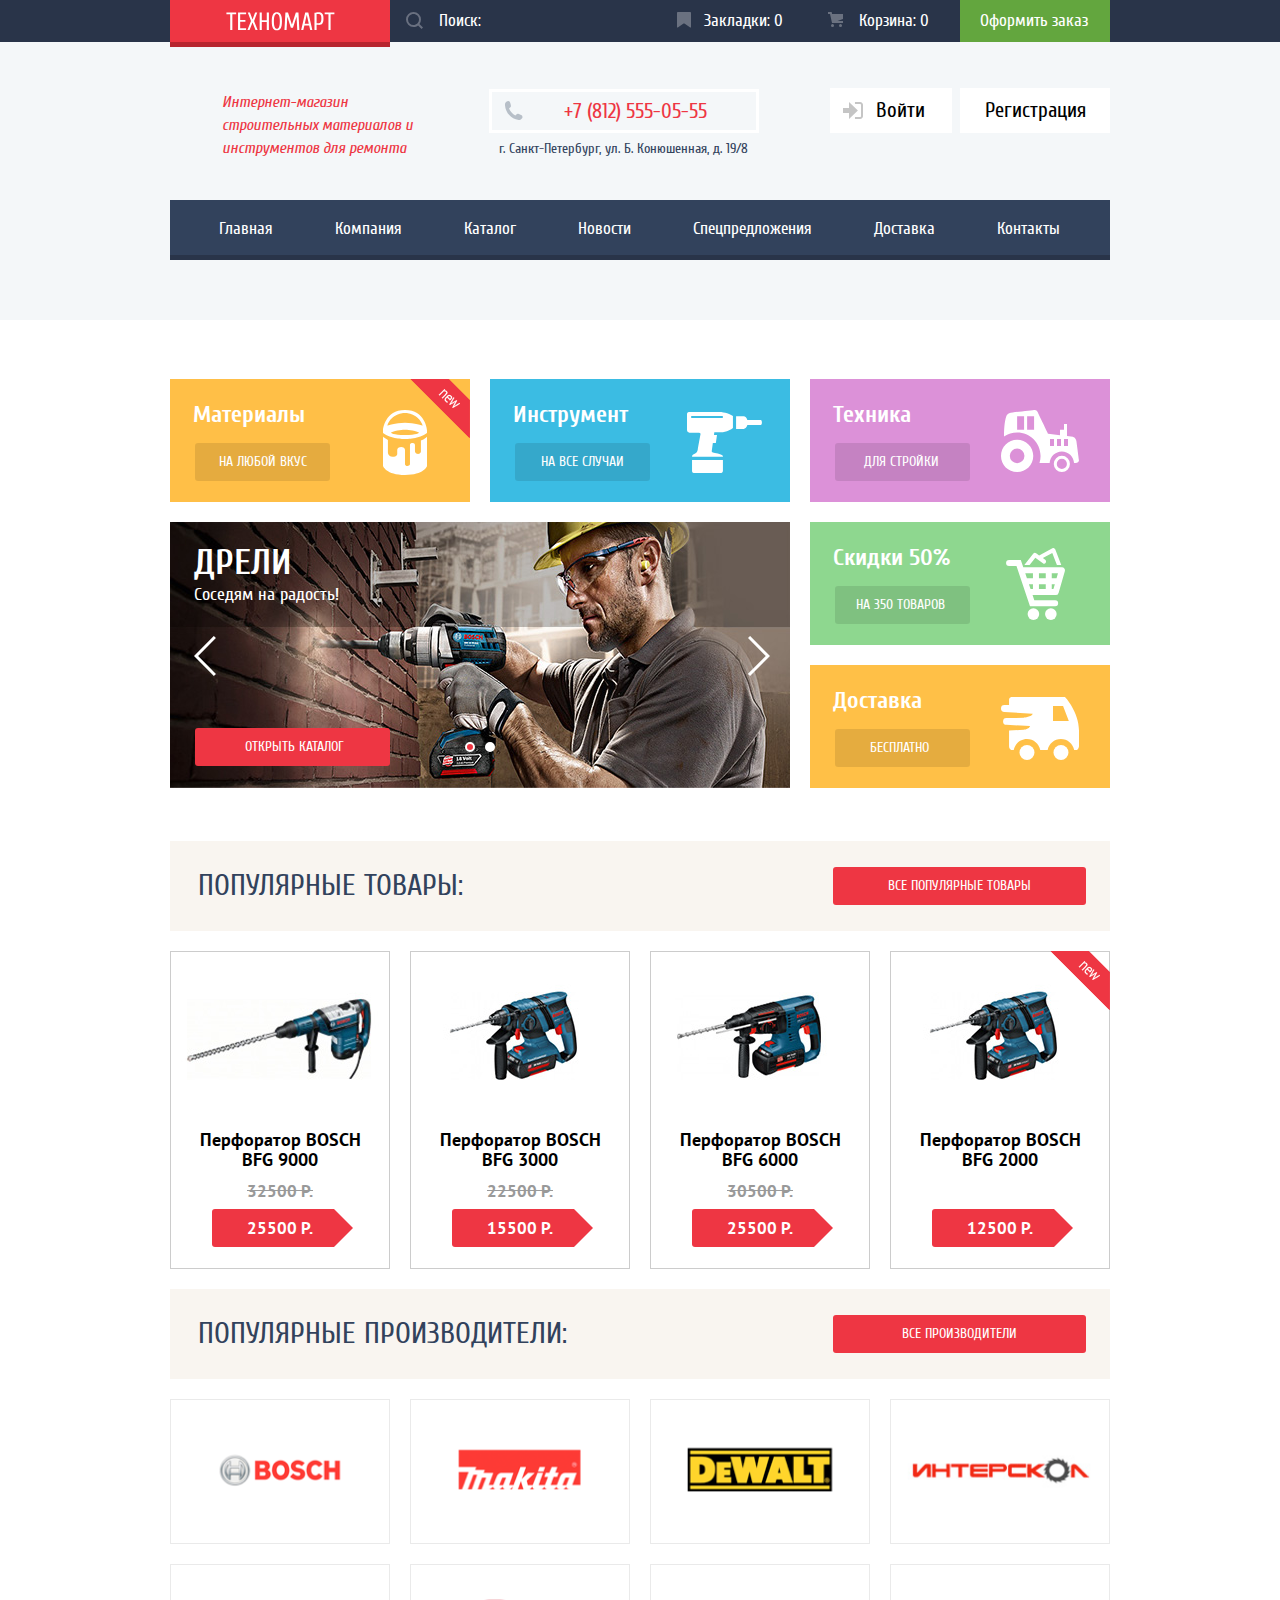
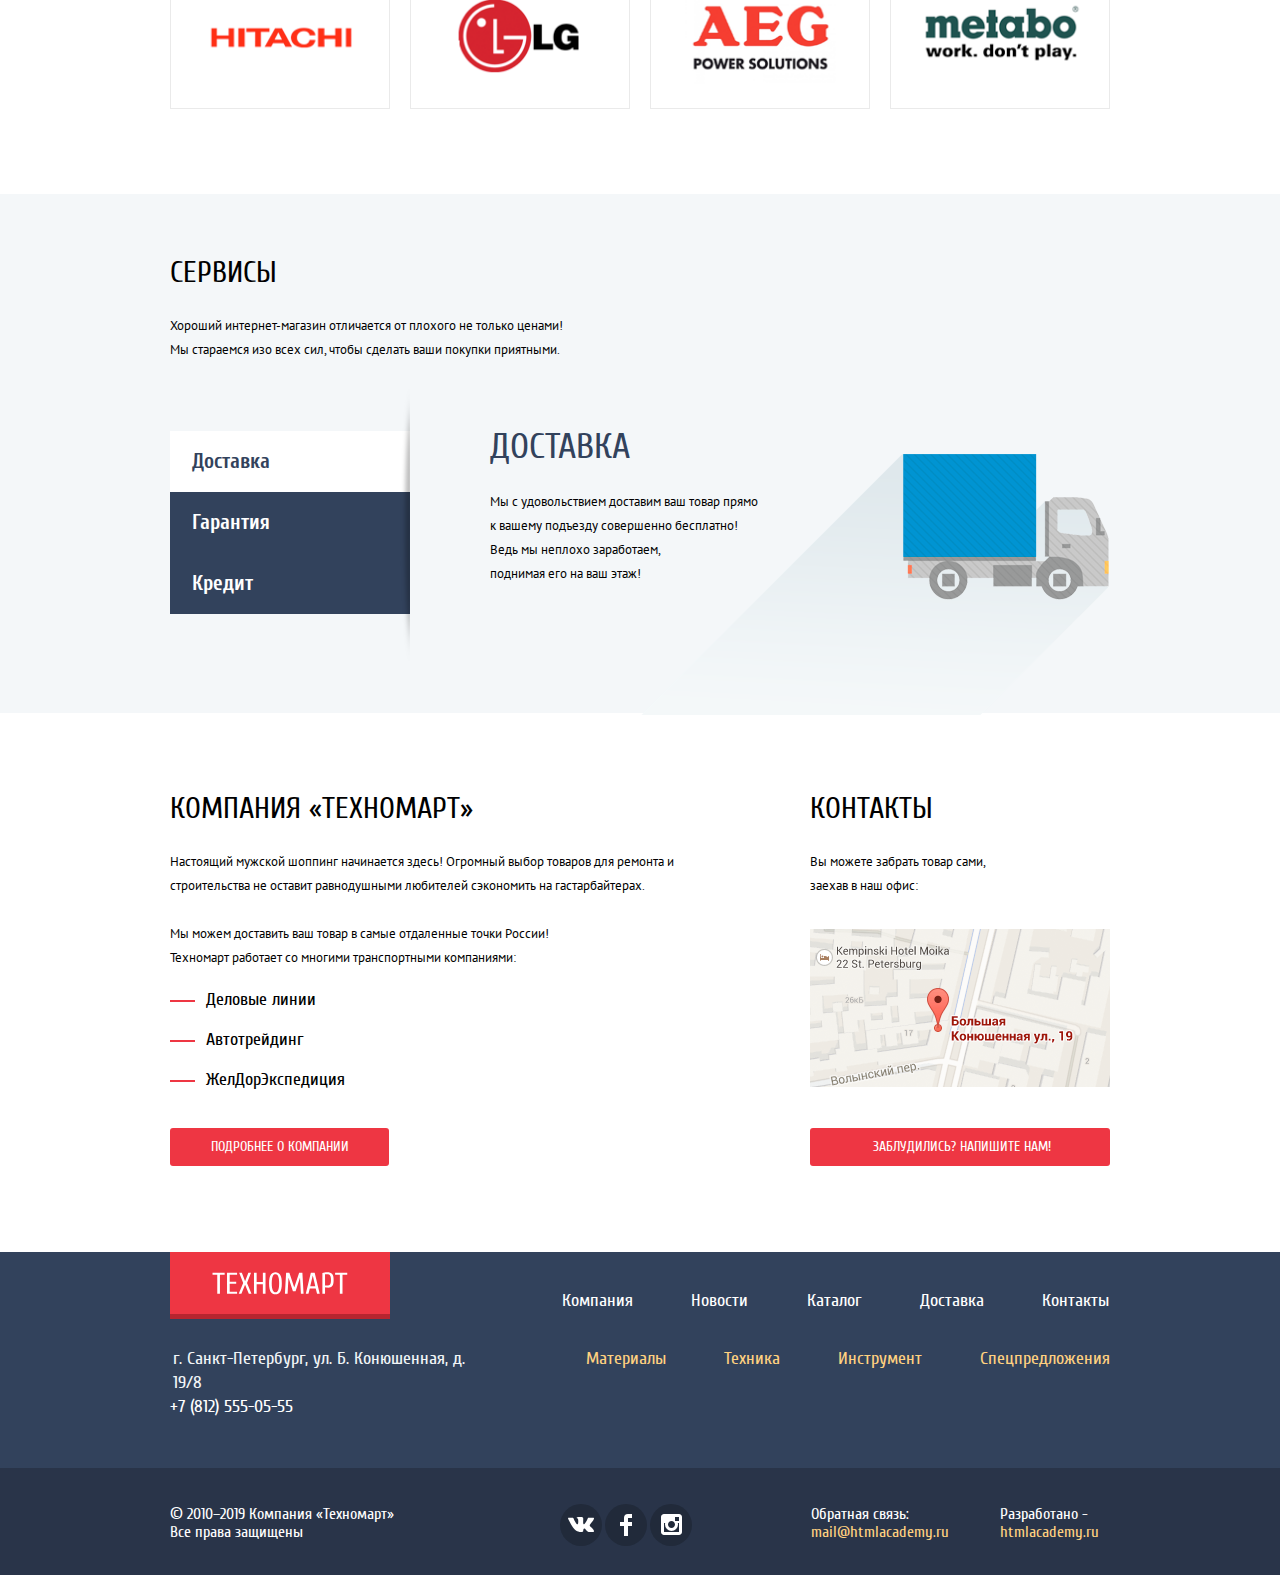
<file: index.html>
<!DOCTYPE html>
<html lang="ru">
<head>
  <meta charset="utf-8">
  <title>HTML Academy: Техномарт</title>
  <link href="css/normalize.css" rel="stylesheet">
  <link href="css/minstyle.css" rel="stylesheet">
</head>
<body>
<header class="header">
  <div class="header-menu">
    <div class="menu-container container">
      <a class="header-logo">
        <img src="img/logo-technomart.svg" width="109" height="19" alt="Логотип Техномарт">
      </a>
      <form class="search" action="#" method="post">
        <label for="search" aria-label="Поиск"></label>
        <input type="text" id="search" name="search" placeholder="Поиск:" class="search-input">
        <button type="submit" aria-label="Найти" class="search-button" tabindex="-1">
          <svg xmlns="http://www.w3.org/2000/svg" width="17" height="17" viewBox="0 0 17 17">
            <path fill="#697080"
                  d="M17 15.586l-3.542-3.542A7.465 7.465 0 0 0 15 7.5 7.5 7.5 0 1 0 7.5 15c1.71 0 3.282-.579 4.544-1.542L15.586 17 17 15.586zM2 7.5C2 4.467 4.467 2 7.5 2 10.532 2 13 4.467 13 7.5c0 3.032-2.468 5.5-5.5 5.5A5.506 5.506 0 0 1 2 7.5z"/>
          </svg>
        </button>
      </form>
      <ul class="order-links">
        <li class="order-links-item">
          <a class="links-optional link-bookmarks" href="#">Закладки: 0</a>
        </li>
        <li class="order-links-item">
          <a class="links-optional link-cart" href="#">Корзина: 0</a>
        </li>
        <li><a class="order" href="#">Оформить заказ</a></li>
      </ul>
    </div>
  </div>
  <div class="header-info container">
    <p class="about-shop">Интернет-магазин  строительных материалов и  инструментов для ремонта</p>
    <address class="header-address">
      <a href="tel:+78125550555">+7 (812) 555-05-55</a>
      <span>г. Санкт-Петербург, ул. Б. Конюшенная, д. 19/8</span>
    </address>
    <div class="account-buttons">
      <a class="account-button login" href="#">Войти</a>
      <a class="account-button registration" href="#">Регистрация</a>
    </div>
  </div>
  <nav class="container">
    <ul class="header-navigation">
      <li><a href="index.html">Главная</a></li>
      <li><a href="#">Компания</a></li>
      <li><a href="catalog.html">Каталог</a></li>
      <li><a href="#">Новости</a></li>
      <li><a href="#">Спецпредложения</a></li>
      <li><a href="#">Доставка</a></li>
      <li><a href="#">Контакты</a></li>
    </ul>
  </nav>
</header>
<main>
  <h1 hidden>Техномарт</h1>
  <section class="promo container">
    <h2 hidden>Ссылки на разделы сайта</h2>
    <ul class="promo-block products">
      <li class="materials">
        <div class="flag flag-new">Новинка</div>
        <p>Материалы</p>
        <a href="#">На любой вкус</a>
      </li>
      <li class="instruments">
        <p>Инструмент</p>
        <a href="#">На все случаи</a>
      </li>
      <li class="technics">
        <p>Техника</p>
        <a href="#">Для стройки</a>
      </li>
    </ul>
    <div class="second-row">
      <input class="visually-hidden" type="radio" id="item-1" name="toggle" checked>
      <input class="visually-hidden" type="radio" id="item-2" name="toggle">
      <div class="slider">
        <ul>
          <li class="slide" id="slide1">
            <figure>
              <img src="img/slide-image1.jpg" width="620" height="266" alt="Дрели">
              <figcaption>
                <p class="slider-name">Дрели</p>
                <p class="slider-slogan">Соседям на радость!</p>
              </figcaption>
            </figure>
            <a href="catalog.html">Открыть каталог</a>
          </li>
          <li class="slide" id="slide2">
            <figure>
              <img src="img/slide-image2.jpg" width="620" height="266" alt="Дрели">
              <figcaption>
                <p class="slider-name">Перфораторы</p>
                <p class="slider-slogan">Настоящие мужские игрушки</p>
              </figcaption>
            </figure>
            <a href="catalog.html">Открыть каталог</a>
          </li>
        </ul>
        <div class="slider-controls">
          <label class="control-left" for="item-1">Первый слайд</label>
          <label class="control-right" for="item-2">Второй слайд</label>
        </div>
        <div class="slider-buttons">
          <label class="button-back" for="item-1">Назад</label>
          <label class="button-forward" for="item-2">Вперед</label>
        </div>
      </div>
      <ul class="promo-block service">
        <li class="sales">
          <p>Скидки 50%</p>
          <a href="#">На 350 товаров</a>
        </li>
        <li class="delivery">
          <p>Доставка</p>
          <a href="#">Бесплатно</a>
        </li>
      </ul>
    </div>
  </section>
  <section class="container">
    <div class="section-header">
      <h2>Популярные товары:</h2>
      <a href="#">Все популярные товары</a>
    </div>
    <ul class="index-items">
      <li class="catalog-item">
        <p class="item-actions">
          <a href="#" class="buy-button">Купить</a>
          <a href="#" class="add-bookmarks">В закладки</a>
        </p>
        <div class="item-image">
          <img src="img/item4.jpg" width="218" height="170" alt="Перфоратор BOSCH  BFG 9000">
        </div>
        <p class="item-name">
          <a href="#">Перфоратор BOSCH BFG 9000</a>
        </p>
        <p class="item-discount">32500 Р.</p>
        <p class="item-price">25500 Р.</p>
      </li>
      <li class="catalog-item">
        <p class="item-actions">
          <a href="#" class="buy-button">Купить</a>
          <a href="#" class="add-bookmarks">В закладки</a>
        </p>
        <div class="item-image">
          <img src="img/item1.jpg" width="218" height="170" alt="Перфоратор BOSCH  BFG 3000">
        </div>
        <p class="item-name">
          <a href="#">Перфоратор BOSCH BFG 3000</a>
        </p>
        <p class="item-discount">22500 Р.</p>
        <p class="item-price">15500 Р.</p>
      </li>
      <li class="catalog-item">
        <p class="item-actions">
          <a href="#" class="buy-button">Купить</a>
          <a href="#" class="add-bookmarks">В закладки</a>
        </p>
        <div class="item-image">
          <img src="img/item2.jpg" width="218" height="170" alt="Перфоратор BOSCH  BFG 6000">
        </div>
        <p class="item-name">
          <a href="#">Перфоратор BOSCH BFG 6000</a>
        </p>
        <p class="item-discount">30500 Р.</p>
        <p class="item-price">25500 Р.</p>
      </li>
      <li class="catalog-item">
        <div class="flag flag-new">новинка</div>
        <p class="item-actions">
          <a href="#" class="buy-button">Купить</a>
          <a href="#" class="add-bookmarks">В закладки</a>
        </p>
        <div class="item-image">
          <img src="img/item3.jpg" width="218" height="170" alt="Перфоратор BOSCH  BFG 2000">
        </div>
        <p class="item-name">
          <a href="#">Перфоратор BOSCH BFG 2000</a>
        </p>
        <p class="item-discount"></p>
        <p class="item-price">12500 Р.</p>
      </li>
    </ul>
  </section>
  <section class="container">
    <div class="section-header">
      <h2>Популярные производители:</h2>
      <a href="#">Все производители</a>
    </div>
    <ul class="popular-makers">
      <li>
        <a href="#">
          <img src="img/bosch.png" width="220" height="145" alt="Bosch">
        </a>
      </li>
      <li>
        <a href="#">
          <img src="img/makita.png" width="220" height="145" alt="Makita">
        </a>
      </li>
      <li>
        <a href="#">
          <img src="img/dewalt.png" width="220" height="145" alt="Dewalt">
        </a>
      </li>
      <li>
        <a href="#">
          <img src="img/interskol.png" width="220" height="145" alt="Интерскол">
        </a>
      </li>
      <li>
        <a href="#">
          <img src="img/hitachi.png" width="220" height="145" alt="Hitachi">
        </a>
      </li>
      <li>
        <a href="#">
          <img src="img/lg.png" width="220" height="145" alt="Lg">
        </a>
      </li>
      <li>
        <a href="#">
          <img src="img/aeg.png" width="220" height="145" alt="Aeg">
        </a>
      </li>
      <li>
        <a href="#">
          <img src="img/metabo.png" width="220" height="145" alt="Metabo">
        </a>
      </li>
    </ul>
  </section>
  <section class="services-section">
    <div class="container">
      <h2>Сервисы</h2>
      <p class="services-slogan">
        Хороший интернет-магазин отличается от плохого не только ценами!
        Мы стараемся изо всех сил, чтобы сделать ваши покупки приятными.
      </p>
      <div class="services-description">
        <input class="visually-hidden" type="radio" id="delivery" name="description-toggle" checked>
        <input class="visually-hidden" type="radio" id="guarantee" name="description-toggle">
        <input class="visually-hidden" type="radio" id="credit" name="description-toggle">
        <ul class="services-list">
          <li>
            <label class="description-button" for="delivery" id="label-delivery">Доставка</label>
          </li>
          <li>
            <label class="description-button" for="guarantee" id="label-guarantee">Гарантия</label>
          </li>
          <li>
            <label class="description-button" for="credit" id="label-credit">Кредит</label>
          </li>
        </ul>
        <div class="descriptions">
          <dl class="item-description" id="description-delivery">
            <dt class="description-header">Доставка</dt>
            <dd class="description-delivery-text">
              Мы с удовольствием доставим ваш товар прямо<br>
              к вашему подъезду совершенно бесплатно!
              Ведь мы неплохо заработаем,<br>
              поднимая его на ваш этаж!
            </dd>
          </dl>
          <dl class="item-description" id="description-guarantee">
            <dt class="description-header">Гарантия</dt>
            <dd class="description-guarantee-text">
              Если купленный у нас товар поломается или заискрит,<br>
              а также в случае пожара, спровоцированного его возгоранием,
              вы всегда можете быть уверены в нашей гарантии. Мы обменяем
              сгоревший товар на новый.<br>
              Дом уж восстановите как-нибудь сами.
            </dd>
          </dl>
          <dl class="item-description" id="description-credit">
            <dt class="description-header">Кредит</dt>
            <dd class="description-credit-text">
              <p>
                Залезть в долговую яму стало проще!<br>
                Кредитные консультанты придут вам на помощь.
              </p>
              <a href="#">Отправить заявку</a>
            </dd>
          </dl>
        </div>
      </div>
    </div>
  </section>
  <div class="two-sections container">
    <section class="about">
      <h2>Компания «Техномарт»</h2>
      <p>
        Настоящий мужской шоппинг начинается здесь! Огромный выбор товаров для ремонта и строительства не оставит
        равнодушными любителей сэкономить на гастарбайтерах.
      </p>
      <p>
        Мы можем доставить ваш товар в самые отдаленные точки России!
        Техномарт работает со многими транспортными компаниями:
      </p>
      <ul>
        <li>Деловые линии</li>
        <li>Автотрейдинг</li>
        <li>ЖелДорЭкспедиция</li>
      </ul>
      <a href="#">Подробнее о компании</a>
    </section>
    <section class="contacts">
      <h2>Контакты</h2>
      <p>Вы можете забрать товар сами, заехав в наш офис:</p>
      <a class="map-link" href="#">
        <img src="img/map.png" width="300" height="158" alt="Карта на которой отмечен наш офис">
      </a>
      <a class="contacts-link" href="#">
        Заблудились? Напишите нам!
      </a>
    </section>
  </div>
</main>
<footer class="footer">
  <div class="footer-navigation container">
    <div class="footer-top">
      <a class="footer-logo">
        <img src="img/logo-technomart.svg" width="138" height="23" alt="Логотип Техномарт">
      </a>
      <ul class="top-links">
        <li><a href="#">Компания</a></li>
        <li><a href="#">Новости</a></li>
        <li><a href="catalog.html">Каталог</a></li>
        <li><a href="#">Доставка</a></li>
        <li><a href="#">Контакты</a></li>
      </ul>
    </div>
    <div class="footer-bottom">
      <address class="footer-address">
        <p>г. Санкт-Петербург, ул. Б. Конюшенная, д. 19/8 </p>
        <a href="tel:+7812555-05-55">+7 (812) 555-05-55</a>
      </address>
      <ul class="bottom-links">
        <li><a href="#">Материалы</a></li>
        <li><a href="#">Техника</a></li>
        <li><a href="#">Инструмент</a></li>
        <li><a href="#">Спецпредложения</a></li>
      </ul>
    </div>
  </div>
  <div class="footer-contacts">
    <div class="contacts-container container">
      <p class="copyright">© 2010–2019 Компания «Техномарт» Все права защищены</p>
      <ul class="social-links">
        <li>
          <a class="social-link" href="#" aria-label="Вконтакте">
            <svg xmlns="http://www.w3.org/2000/svg" width="26" height="15" viewBox="0 0 26 15">
              <path fill="#FFF"
                    d="M16.138 11.51c.956-.309 2.18 2.04 3.483 2.939.978.681 1.727.534 1.727.534l3.473-.05s1.815-.112.957-1.554c-.071-.12-.503-1.069-2.585-3.022-2.177-2.043-1.882-1.712.739-5.244 1.597-2.153 2.236-3.468 2.036-4.028-.192-.539-1.365-.399-1.365-.399L20.69.713c-.381.001-.704.119-.851.515-.003.004-.621 1.666-1.445 3.079-1.741 2.989-2.436 3.148-2.724 2.961-.661-.433-.494-1.737-.494-2.664 0-2.897.432-4.105-.846-4.417-.427-.104-.739-.172-1.828-.182-1.392-.021-2.574 0-3.244.329-.445.223-.786.712-.579.74.26.035.843.16 1.155.586.401.552.389 1.789.389 1.789s.229 3.411-.54 3.834c-.528.29-1.25-.302-2.803-3.016-.793-1.388-1.392-2.922-1.392-2.922s-.116-.285-.326-.441c-.25-.185-.6-.244-.6-.244L.848.684S.29.7.085.946c-.182.218-.015.668-.015.668s2.909 6.881 6.203 10.347c3.02 3.182 6.452 2.971 6.452 2.971h1.555s.469-.054.709-.312c.224-.24.214-.691.214-.691s-.031-2.109.935-2.419z"/>
            </svg>
          </a>
        </li>
        <li>
          <a class="social-link" href="#" aria-label="Фейсбук">
            <svg xmlns="http://www.w3.org/2000/svg" width="12" height="22" viewBox="0 0 12 22">
              <path fill="#FFF" d="M12 4V0H8a4 4 0 0 0-4 4v4H0v4h4v10h4V12h4V8H8V4h4z"/>
            </svg>
          </a>
        </li>
        <li>
          <a class="social-link" href="#" aria-label="Инстаграм">
            <svg xmlns="http://www.w3.org/2000/svg" width="21" height="21" viewBox="0 0 21 21">
              <path fill="#FFF"
                    d="M18 0H3C1.35 0 0 1.35 0 3v15c0 1.65 1.35 3 3 3h15c1.65 0 3-1.35 3-3V3c0-1.65-1.35-3-3-3zm-7.5 7c1.93 0 3.5 1.57 3.5 3.5S12.43 14 10.5 14 7 12.43 7 10.5 8.57 7 10.5 7zM18 18H3V9h1.181A6.504 6.504 0 0 0 4 10.5a6.5 6.5 0 1 0 13 0 6.45 6.45 0 0 0-.181-1.5H18v9zm0-11h-4V3h4v4z"/>
            </svg>
          </a>
        </li>
      </ul>
      <div class="feedback">
        <p>Обратная связь:</p>
        <a href="mailto:mail@htmlacademy.ru">mail@htmlacademy.ru</a>
      </div>
      <div class="author">
        <p>Разработано -</p>
        <a href="https://htmlacademy.ru/intensive/htmlcss">htmlacademy.ru</a>
      </div>
    </div>
  </div>
</footer>
<section class="modal modal-message">
  <form method="get"
        action="https://echo.htmlacademy.ru">
    <div class="modal-line"></div>
    <h2 hidden>Сообщение</h2>
    <button class="close-button" type="button" aria-label="Закрыть">
      <svg enable-background="new 0 0 21 21" height="21" viewBox="0 0 21 21" width="21"
           xmlns="http://www.w3.org/2000/svg">
        <path
          d="m13.273 10.5 7.422-7.422c.389-.389.389-1.025 0-1.414l-1.359-1.359c-.389-.389-1.025-.389-1.414 0l-7.422 7.422-7.422-7.422c-.389-.389-1.025-.389-1.414 0l-1.359 1.359c-.389.389-.389 1.025 0 1.414l7.422 7.422-7.421 7.422c-.389.389-.389 1.025 0 1.414l1.359 1.359c.389.389 1.025.389 1.414 0l7.422-7.422 7.422 7.422c.389.389 1.025.389 1.414 0l1.359-1.359c.389-.389.389-1.025 0-1.414z"
          fill="#ee3643"/>
      </svg>
    </button>
    <div class="form-elements">
      <div class="top-line">
        <label class="top-input">Ваше имя:
          <input class="input-message message-name" type="text" name="message-name" id="message-name"
                 placeholder="Имя Фамилия">
        </label>
        <label class="top-input">Ваш e-mail:
          <input class="input-message message-email" type="email" name="message-email" id="message-email"
                 placeholder="email@example.com">
        </label>
      </div>
      <label class="bottom-input">Текст письма:
        <textarea class="input-message message-text" name="message-text" id="message-text" rows="5"
                  placeholder="В свободной форме"></textarea>
      </label>
    </div>
    <div class="button-area">
      <button class="button-submit" type="submit">Отправить</button>
    </div>
  </form>
</section>
<section class="modal modal-add-cart">
  <div class="modal-line"></div>
  <button class="close-button" type="button" aria-label="Закрыть">
    <svg enable-background="new 0 0 21 21" height="21" viewBox="0 0 21 21" width="21"
         xmlns="http://www.w3.org/2000/svg">
      <path
        d="m13.273 10.5 7.422-7.422c.389-.389.389-1.025 0-1.414l-1.359-1.359c-.389-.389-1.025-.389-1.414 0l-7.422 7.422-7.422-7.422c-.389-.389-1.025-.389-1.414 0l-1.359 1.359c-.389.389-.389 1.025 0 1.414l7.422 7.422-7.421 7.422c-.389.389-.389 1.025 0 1.414l1.359 1.359c.389.389 1.025.389 1.414 0l7.422-7.422 7.422 7.422c.389.389 1.025.389 1.414 0l1.359-1.359c.389-.389.389-1.025 0-1.414z"
        fill="#ee3643"/>
    </svg>
  </button>
  <h2>Товар добавлен в корзину</h2>
  <div class="buttons-back">
    <a class="issue-order" href="#">Оформить заказ</a>
    <button class="button-continue" type="button">Продолжить покупки</button>
  </div>
</section>
<section class="modal modal-map">
  <button class="map-close" type="button" aria-label="Закрыть">
    <svg enable-background="new 0 0 21 21" height="21" viewBox="0 0 21 21" width="21"
         xmlns="http://www.w3.org/2000/svg">
      <path
        d="m13.273 10.5 7.422-7.422c.389-.389.389-1.025 0-1.414l-1.359-1.359c-.389-.389-1.025-.389-1.414 0l-7.422 7.422-7.422-7.422c-.389-.389-1.025-.389-1.414 0l-1.359 1.359c-.389.389-.389 1.025 0 1.414l7.422 7.422-7.421 7.422c-.389.389-.389 1.025 0 1.414l1.359 1.359c.389.389 1.025.389 1.414 0l7.422-7.422 7.422 7.422c.389.389 1.025.389 1.414 0l1.359-1.359c.389-.389.389-1.025 0-1.414z"
        fill="#ee3643"/>
    </svg>
  </button>
  <h2 class="visually-hidden">Как до нас добраться</h2>
  <iframe class="map"
          src="https://www.google.com/maps/embed?pb=!1m18!1m12!1m3!1d1998.599104370521!2d30.32088925187736!3d59.93879418178727!2m3!1f0!2f0!3f0!3m2!1i1024!2i768!4f13.1!3m3!1m2!1s0x4696310fca5ba729%3A0xea9c53d4493c879f!2z0JHQvtC70YzRiNCw0Y8g0JrQvtC90Y7RiNC10L3QvdCw0Y8g0YPQuy4sIDE5LCDQodCw0L3QutGCLdCf0LXRgtC10YDQsdGD0YDQsywgMTkxMTg2!5e0!3m2!1sru!2sru!4v1570702841544!5m2!1sru!2sru"
          width="940" height="446"></iframe>
</section>
<script src="js/minscript.js"></script>
</body>
</html>
</file>
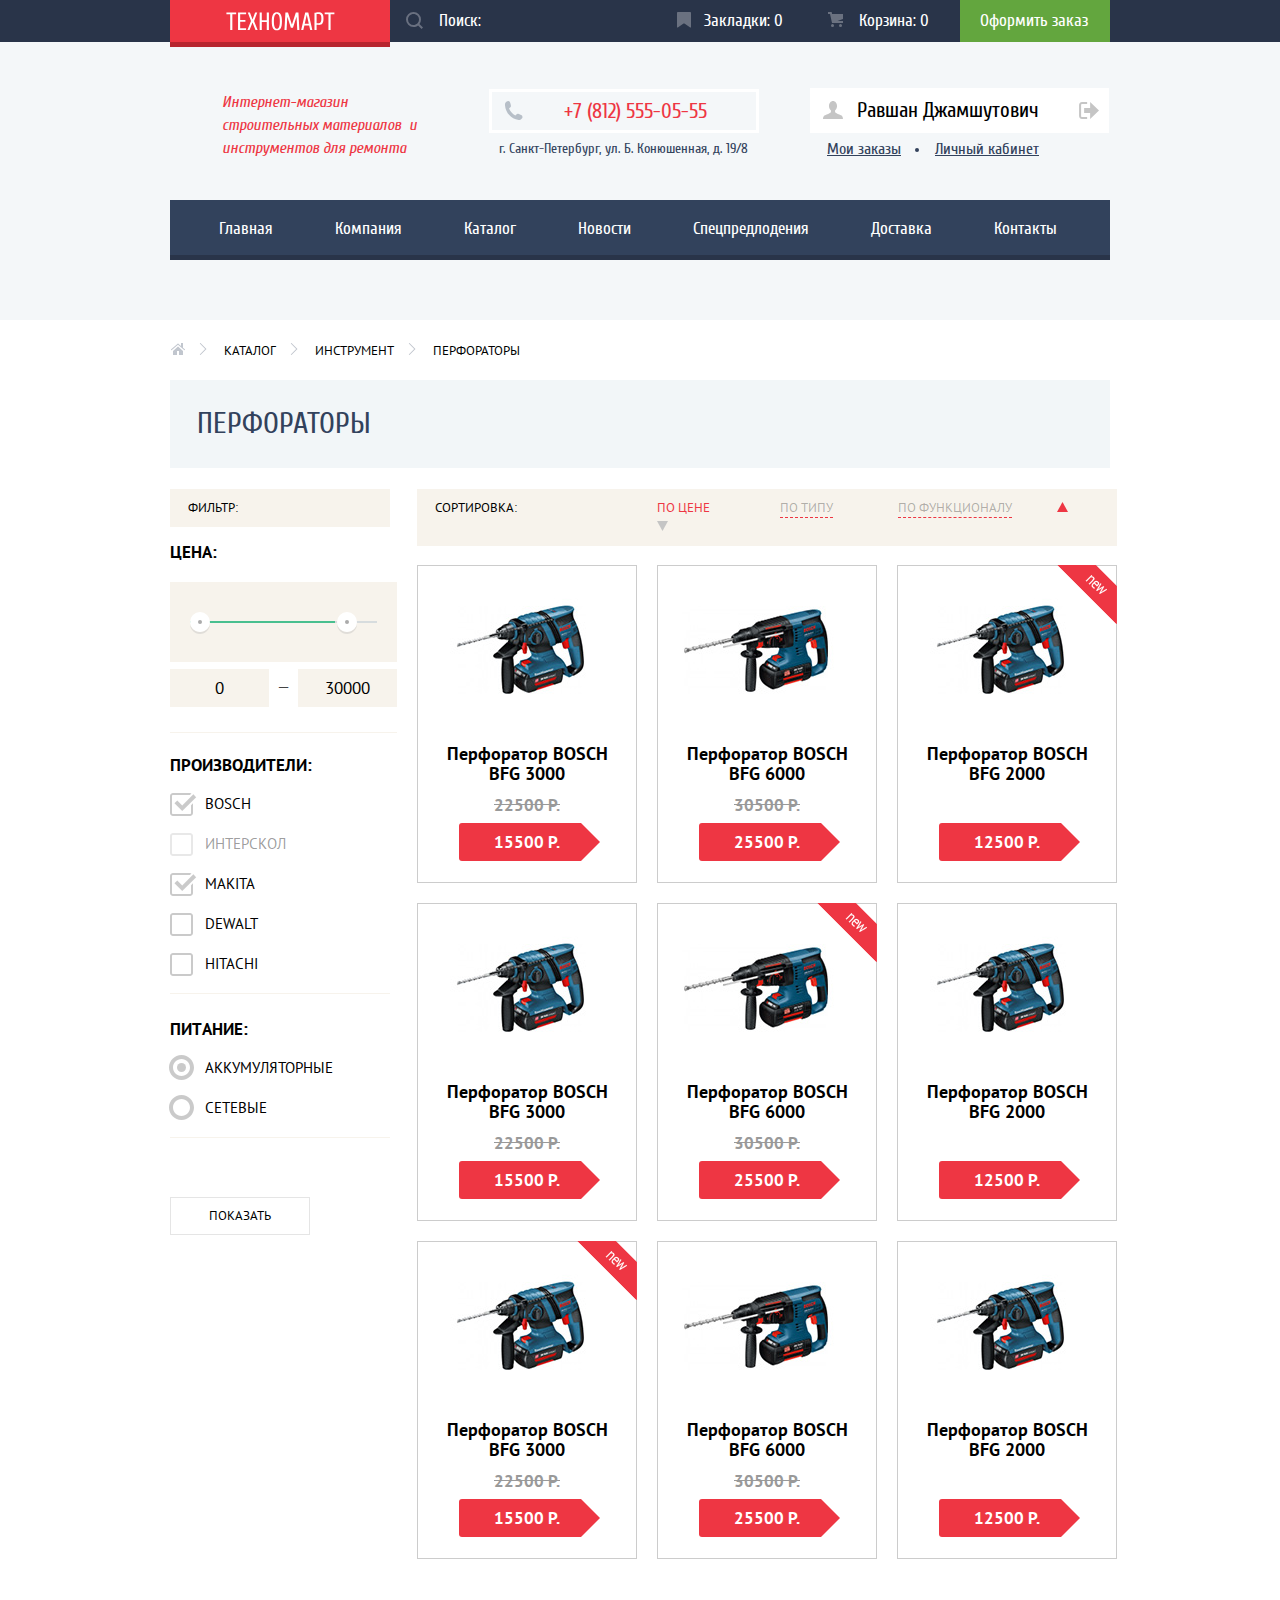
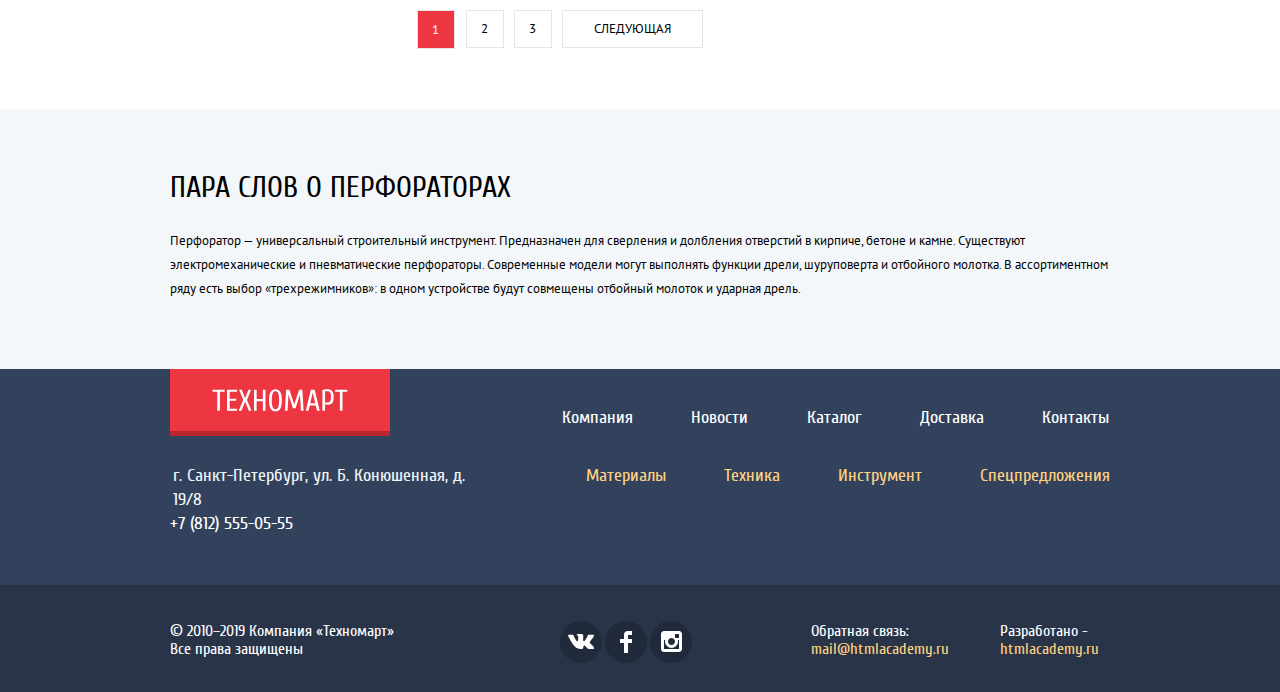
<file: catalog.html>
<!DOCTYPE html>
<html lang="ru">
<head>
  <meta charset="utf-8">
  <title>Каталог</title>
  <link href="css/normalize.css" rel="stylesheet">
  <link href="css/minstyle.css" rel="stylesheet">
</head>
<body>
<header class="header">
  <div class="header-menu">
    <div class="menu-container container">
      <a class="header-logo" href="index.html">
        <img src="img/logo-technomart.svg" width="109" height="19" alt="Логотип Техномарт">
      </a>
      <form class="search" action="#" method="post">
        <label for="search" aria-label="Поиск"></label>
        <input class="search-input" type="text" id="search" name="search" placeholder="Поиск:">
        <button class="search-button" type="submit" aria-label="Найти" tabindex="-1">
          <svg xmlns="http://www.w3.org/2000/svg" width="17" height="17" viewBox="0 0 17 17">
            <path fill="#697080"
                  d="M17 15.586l-3.542-3.542A7.465 7.465 0 0 0 15 7.5 7.5 7.5 0 1 0 7.5 15c1.71 0 3.282-.579 4.544-1.542L15.586 17 17 15.586zM2 7.5C2 4.467 4.467 2 7.5 2 10.532 2 13 4.467 13 7.5c0 3.032-2.468 5.5-5.5 5.5A5.506 5.506 0 0 1 2 7.5z"/>
          </svg>
        </button>
      </form>
      <ul class="order-links">
        <li class="order-links-item">
          <a class="links-optional link-bookmarks" href="#">Закладки: 0</a>
        </li>
        <li class="order-links-item">
          <a class="links-optional link-cart" href="#">Корзина: 0</a>
        </li>
        <li>
          <a class="order" href="#">Оформить заказ</a>
        </li>
      </ul>
    </div>
  </div>
  <div class="header-info container">
    <p class="about-shop">Интернет-магазин  строительных материалов  и инструментов для ремонта</p>
    <address class="header-address">
      <a href="tel:+78125550555">+7 (812) 555-05-55</a>
      <span>г. Санкт-Петербург, ул. Б. Конюшенная, д. 19/8</span>
    </address>
    <div class="profile">
      <div class="user-links">
        <a class="user" href="#">Равшан Джамшутович</a>
        <a class="exit" href="#" aria-label="Выйти">
          <svg xmlns="http://www.w3.org/2000/svg" width="21" height="17" viewBox="0 0 21 17">
            <g fill="#c5c5c5">
              <path fill="#c5c5c5" d="M21 8.5L12.125 0v6h-6v5h6v6z"/>
              <path fill="#c5c5c5"
                    d="M3.106 13.952V3.048c.018-.376.171-1.057 1.01-1.057h5.027V0H4.116C1.938 0 1.112 1.81 1.087 3.027v10.946C1.112 15.189 1.938 17 4.116 17h5.027v-1.99H4.116c-.839 0-.992-.683-1.01-1.058z"/>
            </g>
          </svg>
        </a>
      </div>
      <div class="profile-links">
        <a class="profile-link" href="#">Мои заказы</a>
        <a class="profile-link" href="#">Личный кабинет</a>
      </div>
    </div>
  </div>
  <nav class="container">
    <ul class="header-navigation">
      <li><a href="index.html">Главная</a></li>
      <li><a href="#">Компания</a></li>
      <li><a href="catalog.html">Каталог</a></li>
      <li><a href="#">Новости</a></li>
      <li><a href="#">Спецпредлодения</a></li>
      <li><a href="#">Доставка</a></li>
      <li><a href="#">Контакты</a></li>
    </ul>
  </nav>
</header>
<main>
  <ul class="breadcrumb container">
    <li>
      <a class="breadcrumb-link" href="index.html" aria-label="Главная">
        <svg xmlns="http://www.w3.org/2000/svg" width="15" height="12" viewBox="0 0 15 12">
          <g fill="#C1C6CE">
            <path d="M3 8v4h4V8h2v4h4V8L8 3.516z"/>
            <path
              d="M14.831 6.365L13 4.751V0h-2v2.987L8.332.635c-.02-.017-.043-.023-.064-.037a.465.465 0 0 0-.08-.047.551.551 0 0 0-.095-.024C8.062.521 8.032.515 8 .515c-.031 0-.061.006-.092.012a.46.46 0 0 0-.095.025c-.028.011-.053.029-.08.046-.021.014-.045.02-.064.037l-6.498 5.73a.501.501 0 0 0 .33.875.497.497 0 0 0 .331-.125L8 1.677l6.169 5.438a.501.501 0 0 0 .662-.75z"/>
          </g>
        </svg>
      </a>
    </li>
    <li><a class="breadcrumb-link" href="#">Каталог</a></li>
    <li><a class="breadcrumb-link" href="#">Инструмент</a></li>
    <li>Перфораторы</li>
  </ul>
  <div class="container">
    <h1 class="catalog-header">Перфораторы</h1>
  </div>
  <div class="two-columns container">
    <section class="filter">
      <h2>Фильтр:</h2>
      <form method="get"
            action="https://echo.htmlacademy.ru">
        <fieldset class="price-filter">
          <legend>Цена:</legend>
          <div class="range-controls">
            <div class="scale">
              <div class="bar"></div>
            </div>
            <button class="range-toggle toggle-min" type="button" aria-label="min-price">
              <svg xmlns="http://www.w3.org/2000/svg" width="20" height="23" viewBox="0 0 20 23">
                <path opacity=".3" fill="#ABABAB"
                      d="M10 20C4.477 20 0 15.522 0 10v2c0 5.522 4.477 10 10 10 5.522 0 10-4.478 10-10v-2c0 5.522-4.478 10-10 10z"/>
                <circle fill="#FFF" cx="10" cy="10" r="10"/>
                <circle fill="#ABABAB" cx="10" cy="10" r="2"/>
              </svg>
            </button>
            <button class="range-toggle toggle-max" type="button" aria-label="max-price">
              <svg xmlns="http://www.w3.org/2000/svg" width="20" height="23" viewBox="0 0 20 23">
                <path opacity=".3" fill="#ABABAB"
                      d="M10 20C4.477 20 0 15.522 0 10v2c0 5.522 4.477 10 10 10 5.522 0 10-4.478 10-10v-2c0 5.522-4.478 10-10 10z"/>
                <circle fill="#FFF" cx="10" cy="10" r="10"/>
                <circle fill="#ABABAB" cx="10" cy="10" r="2"/>
              </svg>
            </button>
          </div>
          <div class="price-controls">
            <label aria-label="Цена от">
              <input class="input-price" type="text" id="min-price" name="min-price" value="0">
            </label>
            <span>&#8212;</span>
            <label aria-label="Цена до">
              <input class="input-price" type="text" id="max-price" name="min-price" value="30000">
            </label>
          </div>
        </fieldset>
        <fieldset class="makers-filter">
          <legend>Производители:</legend>
          <p>
            <input class="input-maker visually-hidden" type="checkbox" id="maker-bosh" name="maker-bosh" checked>
            <label class="label-maker" for="maker-bosh">Bosch</label>
          </p>
          <p>
            <input class="input-maker visually-hidden" type="checkbox" id="maker-interscol" name="maker-interscol"
                   disabled>
            <label class="label-maker" for="maker-interscol">Интерскол</label>
          </p>
          <p>
            <input class="input-maker visually-hidden" type="checkbox" id="maker-makita" name="maker-makita" checked>
            <label class="label-maker" for="maker-makita">Makita</label>
          </p>
          <p>
            <input class="input-maker visually-hidden" type="checkbox" id="maker-dewalt" name="maker-dewalt">
            <label class="label-maker" for="maker-dewalt">Dewalt</label>
          </p>
          <p>
            <input class="input-maker visually-hidden" type="checkbox" id="maker-hitachi" name="maker-hitachi">
            <label class="label-maker" for="maker-hitachi">Hitachi</label>
          </p>
        </fieldset>
        <fieldset class="power-filter">
          <legend>Питание:</legend>
          <p>
            <input class="input-power visually-hidden" type="radio" id="accumulator" name="power" value="accumulator"
                   checked>
            <label class="label-power" for="accumulator">Аккумуляторные</label>
          </p>
          <p>
            <input class="input-power visually-hidden" type="radio" id="network" name="power" value="network">
            <label class="label-power" for="network">Сетевые</label>
          </p>
        </fieldset>
        <button class="button-submit" type="submit">Показать</button>
      </form>
    </section>
    <section>
      <h2 hidden>Список товаров</h2>
      <div class="sorting">
        <h3>Сортировка:</h3>
        <div class="sorting-items">
          <a class="sorting-item sorting-active" href="#">По цене</a>
          <a class="sorting-item" href="#">По типу</a>
          <a class="sorting-item" href="#">По функционалу</a>
          <a class="sorting-type type-active " href="#" aria-label="По-убыванию цены">
            <svg xmlns="http://www.w3.org/2000/svg" width="11" height="10" viewBox="0 0 11 10">
              <path fill="#231F20" d="M5.5 0L0 10h11z"/>
            </svg>
          </a>
          <a class="sorting-type" href="#" aria-label="По-возрастанию цены">
            <svg xmlns="http://www.w3.org/2000/svg" width="11" height="10" viewBox="0 0 11 10">
              <path fill="#231F20" d="M5.5 10L0 0h11"/>
            </svg>
          </a>
        </div>
      </div>
      <ul class="catalog-items">
        <li class="catalog-item">
          <div class="item-actions">
            <a href="#" class="buy-button">Купить</a>
            <a href="#" class="add-bookmarks">В закладки</a>
          </div>
          <div class="item-image">
            <img src="img/item1.jpg" width="218" height="170" alt="Перфоратор BOSCH  BFG 3000">
          </div>
          <div class="item-name">
            <a href="#">Перфоратор BOSCH BFG 3000</a>
          </div>
          <div class="item-discount">22500 Р.</div>
          <div class="item-price">15500 Р.</div>
        </li>
        <li class="catalog-item">
          <div class="item-actions">
            <a href="#" class="buy-button">Купить</a>
            <a href="#" class="add-bookmarks">В закладки</a>
          </div>
          <div class="item-image">
            <img src="img/item2.jpg" width="218" height="170" alt="Перфоратор BOSCH  BFG 6000">
          </div>
          <div class="item-name">
            <a href="#">Перфоратор BOSCH BFG 6000</a>
          </div>
          <div class="item-discount">30500 Р.</div>
          <div class="item-price">25500 Р.</div>
        </li>
        <li class="catalog-item">
          <div class="flag flag-new">новинка</div>
          <div class="item-actions">
            <a href="#" class="buy-button">Купить</a>
            <a href="#" class="add-bookmarks">В закладки</a>
          </div>
          <div class="item-image">
            <img src="img/item3.jpg" width="218" height="170" alt="Перфоратор BOSCH  BFG 2000">
          </div>
          <div class="item-name">
            <a href="#">Перфоратор BOSCH BFG 2000</a>
          </div>
          <div class="item-discount"></div>
          <div class="item-price">12500 Р.</div>
        </li>
        <li class="catalog-item">
          <div class="item-actions">
            <a href="#" class="buy-button">Купить</a>
            <a href="#" class="add-bookmarks">В закладки</a>
          </div>
          <div class="item-image">
            <img src="img/item1.jpg" width="218" height="170" alt="Перфоратор BOSCH  BFG 3000">
          </div>
          <div class="item-name">
            <a href="#">Перфоратор BOSCH BFG 3000</a>
          </div>
          <div class="item-discount">22500 Р.</div>
          <div class="item-price">15500 Р.</div>
        </li>
        <li class="catalog-item">
          <div class="flag flag-new">новинка</div>
          <div class="item-actions">
            <a href="#" class="buy-button">Купить</a>
            <a href="#" class="add-bookmarks">В закладки</a>
          </div>
          <div class="item-image">
            <img src="img/item2.jpg" width="218" height="170" alt="Перфоратор BOSCH  BFG 6000">
          </div>
          <div class="item-name">
            <a href="#">Перфоратор BOSCH BFG 6000</a>
          </div>
          <div class="item-discount">30500 Р.</div>
          <div class="item-price">25500 Р.</div>
        </li>
        <li class="catalog-item">
          <div class="item-actions">
            <a href="#" class="buy-button">Купить</a>
            <a href="#" class="add-bookmarks">В закладки</a>
          </div>
          <div class="item-image">
            <img src="img/item3.jpg" width="218" height="170" alt="Перфоратор BOSCH  BFG 2000">
          </div>
          <div class="item-name">
            <a href="#">Перфоратор BOSCH BFG 2000</a>
          </div>
          <div class="item-discount"></div>
          <div class="item-price">12500 Р.</div>
        </li>
        <li class="catalog-item">
          <div class="flag flag-new">новинка</div>
          <div class="item-actions">
            <a href="#" class="buy-button">Купить</a>
            <a href="#" class="add-bookmarks">В закладки</a>
          </div>
          <div class="item-image">
            <img src="img/item1.jpg" width="218" height="170" alt="Перфоратор BOSCH  BFG 3000">
          </div>
          <div class="item-name">
            <a href="#">Перфоратор BOSCH BFG 3000</a>
          </div>
          <div class="item-discount">22500 Р.</div>
          <div class="item-price">15500 Р.</div>
        </li>
        <li class="catalog-item">
          <div class="item-actions">
            <a href="#" class="buy-button">Купить</a>
            <a href="#" class="add-bookmarks">В закладки</a>
          </div>
          <div class="item-image">
            <img src="img/item2.jpg" width="218" height="170" alt="Перфоратор BOSCH  BFG 6000">
          </div>
          <div class="item-name">
            <a href="#">Перфоратор BOSCH BFG 6000</a>
          </div>
          <div class="item-discount">30500 Р.</div>
          <div class="item-price">25500 Р.</div>
        </li>
        <li class="catalog-item">
          <div class="item-actions">
            <a href="#" class="buy-button">Купить</a>
            <a href="#" class="add-bookmarks">В закладки</a>
          </div>
          <div class="item-image">
            <img src="img/item3.jpg" width="218" height="170" alt="Перфоратор BOSCH  BFG 2000">
          </div>
          <div class="item-name">
            <a href="#">Перфоратор BOSCH BFG 2000</a>
          </div>
          <div class="item-discount"></div>
          <div class="item-price">12500 Р.</div>
        </li>
      </ul>
      <ul class="pagination">
        <li><a class="page-active">1</a></li>
        <li><a href="#">2</a></li>
        <li><a href="#">3</a></li>
        <li><a class="page-next" href="#">Следующая</a></li>
      </ul>
    </section>
  </div>
  <section class="item-about">
    <div class="container">
      <h2>Пара слов о перфораторах</h2>
      <p>
        Перфоратор — универсальный строительный инструмент. Предназначен для сверления и долбления отверстий в
        кирпиче, бетоне и камне.
        Существуют электромеханические и пневматические перфораторы. Современные модели могут выполнять функции дрели,
        шуруповерта и отбойного молотка. В ассортиментном ряду есть выбор «трехрежимников»: в одном устройстве будут
        совмещены отбойный молоток и ударная дрель.
      </p>
    </div>
  </section>
</main>
<footer class="footer">
  <div class="footer-navigation container">
    <div class="footer-top">
      <a class="footer-logo" href="index.html">
        <img src="img/logo-technomart.svg" width="138" height="23" alt="Логотип Техномарт">
      </a>
      <ul class="top-links">
        <li><a href="#">Компания</a></li>
        <li><a href="#">Новости</a></li>
        <li><a href="catalog.html">Каталог</a></li>
        <li><a href="#">Доставка</a></li>
        <li><a href="#">Контакты</a></li>
      </ul>
    </div>
    <div class="footer-bottom">
      <address class="footer-address">
        <p>г. Санкт-Петербург, ул. Б. Конюшенная, д. 19/8 </p>
        <a href="tel:+7812555-05-55">+7 (812) 555-05-55</a>
      </address>
      <ul class="bottom-links">
        <li><a href="#">Материалы</a></li>
        <li><a href="#">Техника</a></li>
        <li><a href="#">Инструмент</a></li>
        <li><a href="#">Спецпредложения</a></li>
      </ul>
    </div>
  </div>
  <div class="footer-contacts">
    <div class="contacts-container container">
      <p class="copyright">© 2010–2019 Компания «Техномарт» Все права защищены</p>
      <ul class="social-links">
        <li>
          <a class="social-link" href="#" aria-label="Вконтакте">
            <svg xmlns="http://www.w3.org/2000/svg" width="26" height="15" viewBox="0 0 26 15">
              <path fill="#FFF"
                    d="M16.138 11.51c.956-.309 2.18 2.04 3.483 2.939.978.681 1.727.534 1.727.534l3.473-.05s1.815-.112.957-1.554c-.071-.12-.503-1.069-2.585-3.022-2.177-2.043-1.882-1.712.739-5.244 1.597-2.153 2.236-3.468 2.036-4.028-.192-.539-1.365-.399-1.365-.399L20.69.713c-.381.001-.704.119-.851.515-.003.004-.621 1.666-1.445 3.079-1.741 2.989-2.436 3.148-2.724 2.961-.661-.433-.494-1.737-.494-2.664 0-2.897.432-4.105-.846-4.417-.427-.104-.739-.172-1.828-.182-1.392-.021-2.574 0-3.244.329-.445.223-.786.712-.579.74.26.035.843.16 1.155.586.401.552.389 1.789.389 1.789s.229 3.411-.54 3.834c-.528.29-1.25-.302-2.803-3.016-.793-1.388-1.392-2.922-1.392-2.922s-.116-.285-.326-.441c-.25-.185-.6-.244-.6-.244L.848.684S.29.7.085.946c-.182.218-.015.668-.015.668s2.909 6.881 6.203 10.347c3.02 3.182 6.452 2.971 6.452 2.971h1.555s.469-.054.709-.312c.224-.24.214-.691.214-.691s-.031-2.109.935-2.419z"/>
            </svg>
          </a>
        </li>
        <li>
          <a class="social-link" href="#" aria-label="Фейсбук">
            <svg xmlns="http://www.w3.org/2000/svg" width="12" height="22" viewBox="0 0 12 22">
              <path fill="#FFF" d="M12 4V0H8a4 4 0 0 0-4 4v4H0v4h4v10h4V12h4V8H8V4h4z"/>
            </svg>
          </a>
        </li>
        <li>
          <a class="social-link" href="#" aria-label="Инстаграм">
            <svg xmlns="http://www.w3.org/2000/svg" width="21" height="21" viewBox="0 0 21 21">
              <path fill="#FFF"
                    d="M18 0H3C1.35 0 0 1.35 0 3v15c0 1.65 1.35 3 3 3h15c1.65 0 3-1.35 3-3V3c0-1.65-1.35-3-3-3zm-7.5 7c1.93 0 3.5 1.57 3.5 3.5S12.43 14 10.5 14 7 12.43 7 10.5 8.57 7 10.5 7zM18 18H3V9h1.181A6.504 6.504 0 0 0 4 10.5a6.5 6.5 0 1 0 13 0 6.45 6.45 0 0 0-.181-1.5H18v9zm0-11h-4V3h4v4z"/>
            </svg>
          </a>
        </li>
      </ul>
      <div class="feedback">
        <p>Обратная связь:</p>
        <a href="mailto:mail@htmlacademy.ru">mail@htmlacademy.ru</a>
      </div>
      <div class="author">
        <p>Разработано -</p>
        <a href="https://htmlacademy.ru/intensive/htmlcss">htmlacademy.ru</a>
      </div>
    </div>
  </div>
</footer>
<section class="modal modal-add-cart">
  <div class="modal-line"></div>
  <button class="close-button" type="button" aria-label="Закрыть">
    <svg enable-background="new 0 0 21 21" height="21" viewBox="0 0 21 21" width="21"
         xmlns="http://www.w3.org/2000/svg">
      <path
        d="m13.273 10.5 7.422-7.422c.389-.389.389-1.025 0-1.414l-1.359-1.359c-.389-.389-1.025-.389-1.414 0l-7.422 7.422-7.422-7.422c-.389-.389-1.025-.389-1.414 0l-1.359 1.359c-.389.389-.389 1.025 0 1.414l7.422 7.422-7.421 7.422c-.389.389-.389 1.025 0 1.414l1.359 1.359c.389.389 1.025.389 1.414 0l7.422-7.422 7.422 7.422c.389.389 1.025.389 1.414 0l1.359-1.359c.389-.389.389-1.025 0-1.414z"
        fill="#ee3643"/>
    </svg>
  </button>
  <h2>Товар добавлен в корзину</h2>
  <div class="buttons-back">
    <a class="issue-order" href="#">Оформить заказ</a>
    <button class="button-continue" type="button">Продолжить покупки</button>
  </div>
</section>
<script src="js/minscript.js"></script>
</body>
</html>
</file>
<file: css/minstyle.css>
@font-face{font-family:"Cuprum";font-style:normal;font-weight:400;src:local("Cuprum Regular"),local(Cuprum-Regular),url(../fonts/cuprum-v11-latin_cyrillic-regular.woff2) format("woff2"),url(../fonts/cuprum-v11-latin_cyrillic-regular.woff) format("woff")}@font-face{font-family:"Cuprum";font-style:italic;font-weight:400;src:local("Cuprum Italic"),local(Cuprum-Italic),url(../fonts/cuprum-v11-latin_cyrillic-italic.woff2) format("woff2"),url(../fonts/cuprum-v11-latin_cyrillic-italic.woff) format("woff")}@font-face{font-family:"Cuprum";font-style:normal;font-weight:700;src:local("Cuprum Bold"),local(Cuprum-Bold),url(../fonts/cuprum-v11-latin_cyrillic-700.woff2) format("woff2"),url(../fonts/cuprum-v11-latin_cyrillic-700.woff) format("woff")}@font-face{font-family:"PT Sans";font-style:normal;font-weight:400;src:local("PT Sans"),local(PTSans-Regular),url(../fonts/pt-sans-v11-latin_cyrillic-regular.woff2) format("woff2"),url(../fonts/pt-sans-v11-latin_cyrillic-regular.woff) format("woff")}@font-face{font-family:"PT Sans";font-style:normal;font-weight:700;src:local("PT Sans Bold"),local(PTSans-Bold),url(../fonts/pt-sans-v11-latin_cyrillic-700.woff2) format("woff2"),url(../fonts/pt-sans-v11-latin_cyrillic-700.woff) format("woff")}body{font-size:13px;line-height:24px;color:#000;font-family:"PT Sans","Arial",sans-serif;min-width:960px;margin:0;padding:0}img{max-width:100%;height:auto}.container{width:940px;margin:0 auto;padding:0 10px}.header{font-family:"Cuprum","Arial",sans-serif;background-color:#f4f7f9;display:flex;flex-direction:column}.header-menu{background-color:#293449}.header-menu a{text-decoration:none;color:#fff}.menu-container{display:flex;justify-content:space-between}.header-logo{background-color:#ee3643;display:flex;width:220px;box-shadow:0 5px 0 0 #B7252F}.header-logo:hover,.header-logo:focus{background-color:#ca2c37;outline:none}.header-logo:active{background-color:#ba2732}.header-logo img{width:109px;height:19px;margin:auto}.search{display:flex}.search .search-input{font-size:17px;line-height:18px;background-color:transparent;width:221px;padding:12px 0;border:#293449;outline:none}.search-input:hover{background-color:#212a3a}.search-input:hover + .search-button{background-color:#212a3a}.search-input:hover + .search-button path{fill:#fff}.search-input:focus{background-color:#fff;border:#fff;outline:none}.search-input:focus + .search-button{background-color:#fff}.search-input:focus + .search-button path{fill:#ee3643}.search-input::placeholder{font-size:17px;line-height:18px;color:#fff}.search-button{background-color:#293449;display:flex;order:-1;padding:12px 16px 13px;border:0;outline:none}.search-button:hover{cursor:pointer}.order-links{list-style-type:none;display:flex;flex-wrap:wrap;align-items:center;margin:0;padding:0}.order-links a{font-size:17px;line-height:18px;display:block;padding:12px 12px 12px 20px}.order-links .links-optional{-webkit-box-sizing:border-box;-moz-box-sizing:border-box;box-sizing:border-box;width:150px;position:relative}.order-links .link-bookmarks{padding-left:44px}.order-links .link-cart{padding-left:49px}.links-optional:hover,.links-optional:focus{background-color:#212a3a;outline:none}.links-optional:active{background-color:#161d29;color:rgba(255,255,255,0.6)}.links-optional.full{background-color:#ee3643}.links-optional.full:hover,.links-optional.full:focus{background-color:#ca2c37;outline:none}.links-optional.full:active{background-color:#ba2732}.order-links-item:nth-child(1) .links-optional::before{content:"";position:absolute;top:29%;left:17px;width:14px;height:16px;background-image:url(../img/icon-bookmark.svg);background-repeat:no-repeat;background-position:0 0;opacity:.3}.order-links-item:nth-child(2) .links-optional::before{content:"";position:absolute;top:29%;left:18px;width:15px;height:15px;background-image:url(../img/icon-cart.svg);background-repeat:no-repeat;background-position:0 0;opacity:.3}.order-links-item .links-optional:hover::before,.order-links-item .links-optional:focus::before{opacity:1}.order-links-item .links-optional:active:before{opacity:.3}.order{background-color:#63a63e;-webkit-box-sizing:border-box;-moz-box-sizing:border-box;box-sizing:border-box;width:150px;padding-left:20px}.order:hover,.order:focus{background-color:#5fbb2d;outline:none}.order:active{background-color:#518534;color:rgba(255,255,255,0.5)}.header-info{display:flex;flex-wrap:wrap;margin-bottom:24px}.header-info .about-shop{font-size:16px;font-style:italic;line-height:23px;color:#ee3643;width:196px;margin-top:49px;margin-right:71px;margin-left:52px}.header-address{font-style:normal;display:flex;flex-direction:column;width:270px;margin-top:47px}.header-address a{font-size:21px;line-height:21px;text-decoration:none;color:#ee3643;position:relative;margin-bottom:4px;padding:9px 25px 8px 72px;border:solid 3px #fff}.header-address a::before{content:"";position:absolute;top:9px;left:12px;width:19px;height:19px;background-image:url(../img/icon-phone.svg);background-repeat:no-repeat;background-position:0 0}.header-address span{font-size:14px;letter-spacing:normal;color:#32425c;padding-left:10px}.account-buttons{display:flex;flex-wrap:wrap;justify-content:space-between;align-items:flex-start;width:280px;margin-top:46px;margin-left:71px}.account-button{font-size:21px;line-height:21px;text-decoration:none;color:#000;background-color:#fff;max-width:150px;padding-top:12px;padding-bottom:12px}.account-button:hover,.account-button:focus{color:#ee3643;outline:none}.account-button.login{position:relative;-webkit-box-sizing:border-box;-moz-box-sizing:border-box;box-sizing:border-box;padding-left:46px;padding-right:27px;margin-bottom:10px}.account-button.login:hover::before{background-image:url(../img/icon-login-blue.svg)}.account-button.login:active::before{background-image:url(../img/icon-login.svg)}.account-button.registration{text-align:center;width:150px;margin-bottom:10px}.account-button.login::before{content:"";position:absolute;top:14px;left:13px;width:20px;height:17px;background-image:url(../img/icon-login.svg);background-repeat:no-repeat;background-position:0 0}.account-button:active{color:rgba(0,0,0,0.3)}.profile{width:299px;margin-top:46px;margin-left:51px}.user-links{display:flex;justify-content:space-between;align-items:center;background-color:#fff;margin-top:0;margin-bottom:7px;width:100%}.user-links .user{font-size:21px;line-height:21px;font-style:normal;text-decoration:none;position:relative;outline:none;color:#000;padding:12px 35px 12px 47px}.user-links .user::before{content:"";position:absolute;top:13px;left:13px;width:20px;height:18px;background-image:url(../img/icon-user.svg);background-repeat:no-repeat;background-position:0 0}.user-links .user:active{color:rgba(0,0,0,0.3)}.user-links .user:hover::before,.user-links .user:focus::before{content:"";position:absolute;top:13px;left:13px;width:44px;height:65px;background-image:url(../img/icon-user-blue.svg);background-repeat:no-repeat;background-position:0 0}.user-links .user:active::before{content:"";position:absolute;top:13px;left:13px;width:44px;height:65px;background-image:url(../img/icon-user.svg);background-repeat:no-repeat;background-position:0 0}.user-links .exit{padding-right:10px;height:17px;outline:none}.exit:hover path,.exit:focus path{fill:#293449}.exit:active path{fill:#c5c5c5}.profile-links{display:flex}.profile-links .profile-link{font-size:16px;line-height:18px;color:#32425c;margin-left:17px}.profile-link:first-child{margin-right:17px;position:relative}.profile-link:first-child::after{content:"";position:absolute;top:8px;right:-18px;width:4px;height:4px;background-color:#32425c;border-radius:3px}.profile-link:hover,.profile-link:focus{color:#ee3643;outline:none}.profile-link:active{color:rgba(50,66,92,0.3)}.header-navigation{font-size:17px;line-height:17px;color:#fff;background-color:#32425c;list-style:none;display:flex;flex-wrap:wrap;justify-content:flex-start;align-items:center;margin-top:0;margin-bottom:60px;padding-left:18px;padding-right:18px;box-shadow:inset 0 -5px 0 0 #293449}.header-navigation a{text-decoration:none;color:#fff;display:block;padding:20px 31px 23px}.header-navigation a:hover,.header-navigation a:focus{background-color:#293449;outline:none}.header-navigation a:active{background-color:#1d2739;color:rgba(255,255,255,0.5)}.promo{font-family:"Cuprum","Arial",sans-serif;display:flex;flex-direction:column;margin-top:59px;margin-bottom:53px}.promo-block.products{display:flex;justify-content:space-between;margin-top:0;margin-bottom:20px;padding:0}.promo-block li{list-style-type:none;display:flex;flex-direction:column;align-items:flex-start;width:300px}.promo-block p{font-size:24px;font-weight:700;line-height:30px;color:#fff;width:150px;margin-top:21px;margin-bottom:13px;margin-left:23px}.promo-block a{font-size:14px;line-height:18px;text-decoration:none;text-transform:uppercase;color:#fff;background-color:rgba(0,0,0,0.1);-webkit-box-sizing:border-box;-moz-box-sizing:border-box;box-sizing:border-box;width:135px;margin-left:25px;margin-bottom:21px;padding:10px 15px 10px 24px;border-radius:3px}.promo-block a:hover,.promo-block a:focus{background-color:rgba(0,0,0,0.2);outline:none}.promo-block a:active{background-color:rgba(0,0,0,0.3)}.materials{background-color:#ffbf47;position:relative}.materials::after{content:"";position:absolute;top:31px;right:43px;width:44px;height:65px;background-image:url(../img/icon-1.svg);background-repeat:no-repeat;background-position:0 0}.materials .flag{position:absolute;top:0;right:0;width:60px;height:60px;text-indent:-1000px;overflow:hidden;z-index:20}.materials .flag-new{background:url(../img/new-flag.png) no-repeat 0 0}.instruments{background-color:#3bbce3;position:relative}.instruments a{padding-left:26px}.instruments::after{content:"";position:absolute;top:33px;right:28px;width:75px;height:61px;background-image:url(../img/icon-2.svg);background-repeat:no-repeat;background-position:0 0}.technics{background-color:#dc91d8;position:relative}.technics a{padding-left:29px}.technics::after{content:"";position:absolute;top:31px;right:31px;width:78px;height:62px;background-image:url(../img/icon-3.svg);background-repeat:no-repeat;background-position:0 0}.second-row{display:flex;align-items:flex-start}.promo-block.service{display:flex;flex-direction:column;justify-content:space-between;margin:0;padding:0}.sales{background-color:#8ed78f;position:relative;margin-bottom:20px}.sales a{padding-left:21px}.sales::after{content:"";position:absolute;top:26px;right:45px;width:59px;height:72px;background-image:url(../img/icon-4.svg);background-repeat:no-repeat;background-position:0 0}.delivery{background-color:#ffc047;position:relative}.delivery a{padding-left:35px}.delivery::after{content:"";position:absolute;top:32px;right:31px;width:78px;height:63px;background-image:url(../img/icon-5.svg);background-repeat:no-repeat;background-position:0 0}.slider ul{margin:0;padding:0}.slider{position:relative;margin:0;margin-right:20px}.slide{list-style-type:none;display:none;background-color:#695C54}#item-1:checked ~ .slider #slide1,#item-2:checked ~ .slider #slide2{display:block}.slide figure{display:flex;flex-direction:column;margin:0}.slide figcaption{color:#fff;position:absolute;top:23px;left:24px;padding-right:24px}.slider img{width:620px;height:266px;color:#fff}.slide .slider-name{font-size:36px;font-weight:700;line-height:36px;text-transform:uppercase;margin-top:0;margin-bottom:2px}.slide .slider-slogan{font-size:18px;margin:0}.slider a{font-size:14px;line-height:18px;text-transform:uppercase;text-decoration:none;color:#fff;background-color:#ee3643;position:absolute;bottom:22px;left:25px;-webkit-box-sizing:border-box;-moz-box-sizing:border-box;box-sizing:border-box;width:195px;padding:10px 45px 10px 50px;border-radius:3px}.slider a:hover,.slider a:focus{background-color:#ca2c37;outline:none}.slider a:active{background-color:#ba2732}.slider-controls{position:absolute;display:flex;bottom:36px;left:295px;z-index:20;font-size:0}.slider-controls label{width:6px;height:6px;margin-right:10px;background-color:#fff;border:2px solid #fff;border-radius:50%;cursor:pointer}#item-1:checked ~ .slider .control-left[for="item-1"],#item-2:checked ~ .slider .control-right[for="item-2"]{background-color:#ee3643}.slider-buttons{z-index:20;font-size:0}.slider-buttons .button-back{position:absolute;width:22px;height:40px;top:114px;left:24px;background-image:url(../img/icon-left.svg);background-repeat:no-repeat;background-position:0 0;cursor:pointer}.slider-buttons .button-forward{position:absolute;width:22px;height:40px;top:114px;right:20px;background-image:url(../img/icon-right.svg);background-repeat:no-repeat;background-position:0 0;cursor:pointer}.section-header{background-color:#f9f5f0;font-family:"Cuprum","Arial",sans-serif;display:flex;justify-content:space-between;align-items:center;margin-bottom:20px}.section-header h2{font-size:30px;line-height:30px;text-transform:uppercase;font-weight:400;color:#32425c;margin:30px 28px}.section-header a{font-size:14px;line-height:18px;text-transform:uppercase;text-decoration:none;text-align:center;color:#fff;background-color:#ee3643;-webkit-box-sizing:border-box;-moz-box-sizing:border-box;box-sizing:border-box;min-width:253px;max-width:253px;margin:25px 24px;padding:10px 35px;border-radius:3px}.section-header a:hover,.section-header a:focus{background-color:#ca2c37;outline:none}.section-header a:active{background-color:#ba2732}.popular-makers{display:flex;flex-wrap:wrap;justify-content:space-between;margin:0;margin-bottom:65px;padding:0}.popular-makers li{list-style-type:none;box-sizing:border-box;border:solid 1px #eaeaea;margin-bottom:20px;width:220px;height:145px}.popular-makers a{display:flex;justify-content:center;align-items:center;width:100%;height:100%}.popular-makers a:hover,.popular-makers a:focus{box-shadow:0 10px 25px 0 rgba(41,52,73,0.5);outline:none}.popular-makers a:active{box-shadow:0 4px 10px 0 rgba(41,52,73,0.5);opacity:.3}.services-section{background-color:#f4f7f9;margin-bottom:81px}.services-section h2{font-size:30px;line-height:30px;text-transform:uppercase;font-weight:400;font-family:"Cuprum","Arial",sans-serif;margin-top:0;margin-bottom:26px;padding-top:64px}.services-slogan{width:398px;margin:0}.services-description{display:flex;justify-content:left}.services-description dl{margin-top:2px;margin-bottom:0}.services-list{list-style:none;display:block;-webkit-box-sizing:border-box;-moz-box-sizing:border-box;box-sizing:border-box;min-width:240px;max-width:240px;margin-top:69px;margin-right:80px;margin-bottom:99px;padding:0;position:relative}.services-list::after{content:"";position:absolute;top:-46px;right:0;width:10px;height:279px;background-image:url(../img/shadow.png);background-repeat:no-repeat;background-position:0 0}#delivery:checked ~ .descriptions #description-delivery,#guarantee:checked ~ .descriptions #description-guarantee,#credit:checked ~ .descriptions #description-credit{display:block}#delivery:checked ~ .services-list .description-button[for="delivery"],#guarantee:checked ~ .services-list .description-button[for="guarantee"],#credit:checked ~ .services-list .description-button[for="credit"]{color:#32425c;background-color:#fff}.description-button{font-size:21px;font-weight:700;line-height:30px;text-align:left;font-family:"Cuprum","Arial",sans-serif;color:#fff;background-color:#32425c;display:block;-webkit-box-sizing:border-box;-moz-box-sizing:border-box;box-sizing:border-box;width:100%;padding:15px 22px 16px;border:0}.description-button:hover,.description-button:focus{color:#fff;background-color:#293449;outline:none}.description-button:active{background-color:#fff;color:#32425c}.item-description{display:none}.description-header{font-size:36px;line-height:36px;text-transform:uppercase;font-family:"Cuprum","Arial",sans-serif;color:#32425c;margin-top:67px;margin-bottom:25px}.description-delivery-text{min-width:275px;max-width:275px;margin-left:0;position:relative;z-index:5}.description-delivery-text::after{content:"";position:absolute;top:-36px;right:-344px;width:468px;height:261px;background-image:url(../img/delivery.png);background-repeat:no-repeat;background-position:0 0;z-index:-1}.description-guarantee-text{width:377px;margin-left:0;position:relative;z-index:5}.description-guarantee-text::after{content:"";position:absolute;top:-73px;right:-241px;width:389px;height:283px;background-image:url(../img/guarantee.png);background-repeat:no-repeat;background-position:0 0;z-index:-1}.description-credit-text{margin-left:0;position:relative;display:flex;flex-direction:column;margin-bottom:98px;z-index:5}.description-credit-text p{min-width:280px;max-width:280px;margin-top:0;margin-bottom:21px}.description-credit-text::after{content:"";position:absolute;top:-75px;right:-340px;width:465px;height:285px;background-image:url(../img/credit.png);background-repeat:no-repeat;background-position:0 0;z-index:-1}.description-credit-text a{font-size:14px;line-height:18px;text-transform:uppercase;text-decoration:none;font-family:"Cuprum","Arial",sans-serif;color:#fff;background-color:#ff5357;-webkit-box-sizing:border-box;-moz-box-sizing:border-box;box-sizing:border-box;width:195px;padding:10px 40px 11px 44px;border-radius:3px;z-index:5}.description-credit-text a:hover,.description-credit-text a:focus{background-color:#ca2c37;outline:none}.description-credit-text a:active{background-color:#ba2732}.two-sections{display:flex;justify-content:space-between;margin-bottom:86px}.about{display:flex;flex-direction:column;align-items:flex-start;max-width:519px;margin-right:121px}.about h2{font-size:30px;line-height:30px;text-transform:uppercase;font-weight:400;font-family:"Cuprum","Arial",sans-serif;margin-top:0;margin-bottom:26px}.about p{margin-top:0}.about p:nth-of-type(1){width:519px;margin-bottom:24px}.about p:nth-of-type(2){width:390px;margin-bottom:20px}.about ul{margin-top:0;margin-bottom:18px;padding-left:36px}.about li{list-style-type:none;font-size:18px;line-height:20px;font-family:"Cuprum","Arial",sans-serif;position:relative;margin-bottom:20px}.about li:before{content:"";position:absolute;top:10px;left:-36px;width:25px;height:2px;background-color:#ee3643}.about a{font-size:14px;line-height:18px;text-transform:uppercase;text-decoration:none;font-family:"Cuprum","Arial",sans-serif;color:#fff;background-color:#ee3643;padding:10px 40px 10px 41px;border-radius:3px}.about a:hover,.about a:focus{background-color:#ca2c37;outline:none}.about a:active{background-color:#ba2732}.contacts{display:flex;flex-direction:column;align-items:flex-start}.contacts h2{font-size:30px;line-height:30px;text-transform:uppercase;font-weight:400;font-family:"Cuprum","Arial",sans-serif;margin-top:0;margin-bottom:26px}.contacts p{line-height:24px;width:179px;margin-top:0;margin-bottom:31px}.contacts .map-link{width:300px;height:158px;margin-bottom:41px}.contacts .contacts-link{font-size:14px;line-height:18px;text-transform:uppercase;text-decoration:none;text-align:center;font-family:"Cuprum","Arial",sans-serif;color:#fff;background-color:#ee3643;-webkit-box-sizing:border-box;-moz-box-sizing:border-box;box-sizing:border-box;width:300px;padding:10px 40px 10px 44px;border-radius:3px}.contacts .contacts-link:hover,.contacts .contacts-link:focus{background-color:#ca2c37;outline:none}.contacts .contacts-link:active{background-color:#ba2732}.breadcrumb{line-height:18px;text-transform:uppercase;list-style-type:none;display:flex;flex-wrap:wrap;justify-content:left;margin-top:22px;margin-bottom:10px;padding:0}.breadcrumb .breadcrumb-link{text-decoration:none;color:#000;display:block;position:relative;margin-right:39px;margin-bottom:10px}.breadcrumb .breadcrumb-link::before{content:"";position:absolute;top:1px;right:-22px;width:8px;height:12px;background-image:url(../img/icon-right-small.svg);background-repeat:no-repeat;background-position:0 0}.breadcrumb-link:hover path,.breadcrumb-link:focus path{fill:#b5b5b5}.breadcrumb-link:active path{fill:rgba(50,66,92,0.3)}.breadcrumb .breadcrumb-link:hover,.breadcrumb .breadcrumb-link:focus{text-decoration:underline;outline:none}.breadcrumb .breadcrumb-link:active{color:rgba(50,66,92,0.3);text-decoration:none}.catalog-header{font-size:30px;font-weight:400;line-height:30px;text-transform:uppercase;font-family:"Cuprum","Arial",sans-serif;color:#32425c;background-color:#f2f6f8;margin-top:0;margin-bottom:21px;padding:29px 27px}.filter h2{font-size:13px;line-height:18px;text-transform:uppercase;font-weight:400;background-color:#f7f3ec;-webkit-box-sizing:border-box;-moz-box-sizing:border-box;box-sizing:border-box;width:220px;padding:10px 18px;margin-top:0;margin-bottom:10px}.two-columns{display:flex}.filter{margin-right:20px}.price-filter{width:220px;border-top:0;border-right:0;border-bottom:1px solid #f7f3ec;border-left:0;margin:0 0 17px;padding:0}.price-filter .input-price{font-size:17px;line-height:18px;font-family:"PT Sans","Arial",sans-serif;background-color:#f7f3ec;border:0}.price-filter legend{font-size:17px;font-weight:700;line-height:30px;text-transform:uppercase;margin-bottom:15px}.price-controls{display:flex;margin-bottom:25px}.price-controls label:first-child{margin-right:8px}.input-price{padding-top:10px;padding-bottom:10px;text-align:center;width:95px}.price-filter span{font-size:16px;line-height:18px;color:#444;margin-right:8px;margin-top:8px}.range-controls{position:relative;margin-bottom:7px;padding:39px 20px;background-color:#f7f3ec}.range-controls .scale{height:2px;background:#d7dcde}.range-controls .bar{width:145px;height:2px;background:#49bf8f}.range-toggle{position:absolute;top:30px;border:0;background-color:transparent;cursor:pointer;padding:0}.toggle-min{left:20px}.toggle-max{right:40px}.range-toggle:hover path,.range-toggle:focus path{fill:#32425c}.makers-filter{width:220px;border-top:0;border-right:0;border-bottom:1px solid #f7f3ec;border-left:0;margin:0 0 20px;padding:0;display:flex;flex-direction:column}.makers-filter legend{font-size:17px;font-weight:700;line-height:30px;text-transform:uppercase;margin-bottom:13px}.makers-filter p{margin-top:0;margin-bottom:16px}.label-maker{font-size:15px;line-height:20px;text-transform:uppercase;position:relative;margin-left:35px}.visually-hidden:not(:focus):not(:active),input[type="checkbox"].visually-hidden,input[type="radio"].visually-hidden{position:absolute;width:1px;height:1px;margin:-1px;border:0;padding:0;white-space:nowrap;clip-path:inset(100%);clip:rect(0 0 0 0);overflow:hidden}.label-maker::before{content:"";top:-1px;left:-35px;width:27px;height:23px;background-image:url(../img/checkbox-off.svg);background-repeat:no-repeat;background-position:0 0;position:absolute;cursor:pointer;opacity:.7}.input-maker:checked + .label-maker::before{content:"";top:-1px;left:-35px;width:27px;height:23px;background-image:url(../img/checkbox-on.svg);background-repeat:no-repeat;background-position:0 0;position:absolute;cursor:pointer;opacity:.7}.input-maker:disabled + .label-maker{color:rgba(0,0,0,0.4)}.input-maker:disabled + .label-maker::before{content:"";top:-1px;left:-35px;width:27px;height:23px;background-image:url(../img/checkbox-off.svg);background-repeat:no-repeat;background-position:0 0;opacity:.3;position:absolute;cursor:auto}.input-maker:disabled:checked + .label-maker::before{content:"";top:-1px;left:-35px;width:27px;height:23px;background-image:url(../img/checkbox-on.svg);background-repeat:no-repeat;background-position:0 0;opacity:.3;position:absolute;cursor:auto}.label-maker:hover::before,.input-maker:focus + .label-maker::before{content:"";top:-1px;left:-35px;width:27px;height:23px;background-image:url(../img/checkbox-off.svg);background-repeat:no-repeat;background-position:0 0;position:absolute;cursor:pointer;opacity:1}.input-maker:checked + .label-maker:hover::before,.input-maker:checked:focus + .label-maker::before{content:"";top:-1px;left:-35px;width:27px;height:23px;background-image:url(../img/checkbox-on.svg);background-repeat:no-repeat;background-position:0 0;position:absolute;cursor:pointer;opacity:1}.input-maker:disabled + .label-maker::before{cursor:auto}.power-filter{width:220px;border-top:0;border-right:0;border-bottom:1px solid #f7f3ec;border-left:0;margin:0 0 59px;padding:0;display:flex;flex-direction:column}.power-filter legend{font-size:17px;font-weight:700;line-height:30px;letter-spacing:.17px;text-transform:uppercase;margin-bottom:13px}.power-filter p{margin-top:0;margin-bottom:16px}.power-filter .label-power{font-size:15px;line-height:20px}.input-power:disabled + .label-power{color:rgba(0,0,0,0.4)}.label-power{font-size:15px;line-height:20px;text-transform:uppercase;position:relative;margin-left:35px}.label-power::before{content:"";top:-3px;left:-36px;width:25px;height:25px;background-image:url(../img/radio-off.svg);background-repeat:no-repeat;background-position:0 0;position:absolute;cursor:pointer;opacity:.7}.label-power:hover::before,.input-power:focus + .label-power::before{content:"";top:-3px;left:-36px;width:25px;height:25px;background-image:url(../img/radio-off.svg);background-repeat:no-repeat;background-position:0 0;position:absolute;cursor:pointer;opacity:1}.input-power:checked + .label-power::before{content:"";top:-3px;left:-36px;width:25px;height:25px;background-image:url(../img/radio-on.svg);background-repeat:no-repeat;background-position:0 0;position:absolute;cursor:pointer;opacity:.7}.input-power:checked + .label-power:hover::before,.input-power:checked:focus + .label-power::before{content:"";top:-3px;left:-36px;width:25px;height:25px;background-image:url(../img/radio-on.svg);background-repeat:no-repeat;background-position:0 0;position:absolute;cursor:pointer;opacity:1}.filter .button-submit{line-height:18px;text-transform:uppercase;text-decoration:none;background-color:#fff;max-width:220px;padding:9px 38px;border:solid 1px #e5e5e5;outline:none}.filter .button-submit:hover,.filter .button-submit:focus{border:solid 1px #bdc6ca;outline:none}.filter .button-submit:active{border:solid 1px #ee3643}.sorting{line-height:18px;text-transform:uppercase;background-color:#f7f3ec;display:flex;flex-wrap:wrap;justify-content:space-between;margin-bottom:19px;padding:10px 18px}.sorting h3{font-size:13px;line-height:18px;font-weight:400;text-transform:uppercase;margin:0 139px 0 0}.sorting-items{width:442px;display:flex;flex-wrap:wrap}.sorting-item{text-decoration:none;color:rgba(0,0,0,0.3);margin-right:70px;border-bottom:1px dashed #ee3643}.sorting-type{outline:none}.sorting-items a:nth-child(1){margin-right:70px}.sorting-items a:nth-child(2){margin-right:65px}.sorting-items a:nth-child(3){margin-right:45px}.sorting-items a:nth-child(4){margin-right:21px}.sorting-item:hover,.sorting-item:focus{border-bottom:1px solid #ee3643;outline:none}.sorting-item:active{color:#ee3643}.sorting-type path{fill:#c5c5c5}.sorting-type:hover path,.sorting-type:focus path{fill:#000;outline:none}.sorting-type:active path{fill:#ee3643}.type-active path{fill:#ee3643}.type-active:hover path,.type-active:focus path{fill:#000}.sorting .sorting-active{color:#ee3643;border-bottom:0}.sorting .sorting-active:hover,.sorting .sorting-active:focus{border-bottom:1px solid #ee3643}.index-items{display:flex;flex-wrap:wrap;margin:0;padding:0}.index-items .catalog-item:nth-child(4n){margin-right:0}.catalog-items{display:flex;flex-wrap:wrap;width:700px;margin-top:0;margin-bottom:31px;padding:0}.catalog-items .catalog-item:nth-child(3n){margin-right:0}.catalog-item{line-height:20px;font-weight:700;text-align:center;position:relative;display:flex;flex-direction:column;align-items:center;-webkit-box-sizing:border-box;-moz-box-sizing:border-box;box-sizing:border-box;width:220px;margin-right:20px;margin-bottom:20px;border:1px solid #ccc}.catalog-item .flag{position:absolute;top:-1px;right:-1px;width:60px;height:60px;text-indent:-1000px;overflow:hidden;z-index:20}.catalog-item .flag-new{background:url(../img/new-flag.png) no-repeat 0 0}.catalog-item .item-image{width:218px;height:168px;margin-bottom:10px}.catalog-item .item-name{font-size:18px;font-weight:700;line-height:20px;min-height:40px;-webkit-box-sizing:border-box;-moz-box-sizing:border-box;box-sizing:border-box;width:218px;margin-top:0;margin-bottom:12px;padding:0 25px}.item-name a{text-decoration:none;white-space:pre-wrap;color:#000}.catalog-item .item-discount{font-size:17px;line-height:18px;font-weight:700;text-decoration:line-through;color:#999;min-height:20px;margin-top:0;margin-bottom:7px;padding:0 25px}.catalog-item .item-price{font-size:17px;line-height:18px;color:#fff;background-color:#ee3643;position:relative;width:80px;margin:0 39px 21px 43px;padding:10px 32px 10px 28px;color:#fff;border-radius:3px}.catalog-item .item-price:after{content:"";position:absolute;top:0;right:-20px;width:0;height:0;border:19px solid #fff;border-left-color:#ee3643}.catalog-item .item-actions{position:absolute;top:0;left:0;width:218px;height:88px;padding:41px 0 39px;background-color:rgba(255,255,255,0.9);z-index:10}.item-actions a{font-size:14px;line-height:18px;text-decoration:none;text-transform:uppercase;font-family:"Cuprum","Arial",sans-serif;color:#fff;display:block;width:129px;margin:0 auto 8px;padding:8px 0 6px;background-color:#63a63e;border-radius:3px;border:3px solid #63a63e}.item-actions .buy-button{position:relative;border-bottom:3px solid #367315}.item-actions .buy-button::before{content:"";top:9px;left:11px;width:15px;height:15px;background-image:url(../img/icon-cart.svg);background-repeat:no-repeat;background-position:0 0;opacity:.3;position:absolute;cursor:pointer}.item-actions .buy-button:hover,.item-actions .buy-button:focus{background-color:#5fbb2d;border-top-color:#5fbb2d;border-right-color:#5fbb2d;border-left-color:#5fbb2d;outline:none}.item-actions .buy-button:active{background-color:#518534;border-color:#518534}.item-actions .add-bookmarks{color:#32425c;background:#fff;border-bottom-color:#63a63e}.add-bookmarks:hover,.add-bookmarks:focus{border:solid 3px #32425c;outline:none}.add-bookmarks:active{color:rgba(50,66,92,0.3);border:solid 3px #32425c;opacity:.3}.catalog-item .item-actions{display:none}.catalog-item:hover{box-shadow:0 10px 25px 0 rgba(41,52,73,0.5)}.catalog-item:hover .item-actions{display:block}.catalog-item:hover img{display:none}.pagination{line-height:18px;text-transform:uppercase;margin-top:0;margin-bottom:60px;padding:0;display:flex}.pagination li{list-style-type:none}.pagination a{text-decoration:none;color:#000;display:block;margin-right:10px;padding:9px 15px 9px 14px;border:solid 1px #e5e5e5}.pagination a:hover,.pagination a:focus{border:solid 1px #bdc6ca;outline:none}.pagination a:active{border:solid 1px #ee3643}.pagination .page-active{background-color:#ee3643;color:#fff;margin-right:11px;padding:10px 15px 9px 14px}.pagination .page-next{padding:9px 31px}.item-about{background-color:#f4f7f9;border:1px solid transparent}.item-about h2{font-size:30px;line-height:30px;font-weight:400;text-transform:uppercase;font-family:"Cuprum","Arial",sans-serif;margin-top:63px;margin-bottom:26px}.item-about p{margin-top:0;margin-bottom:67px}.footer{background-color:#32425c}.footer-logo{background-color:#ee3643;display:flex;width:220px;box-shadow:0 5px 0 0 #B7252F;margin-right:172px;outline:none}.footer-logo:hover,.footer-logo:focus{background-color:#ca2c37}.footer-logo:active{background-color:#ba2732}.footer-logo img{width:138px;height:23px;margin:20px 42px 19px}.footer-navigation{font-size:18px;font-family:"Cuprum","Arial",sans-serif}.footer-top{display:flex;margin-bottom:33px}.top-links{list-style:none;display:flex;justify-content:space-between;flex-wrap:wrap;width:547px;margin:0;padding:0}.top-links a{text-decoration:none;color:#fff;margin-top:37px;display:block}.top-links a:hover,.top-links a:focus{text-decoration:underline;outline:none}.top-links a:active{text-decoration:none;color:rgba(241,245,247,0.5)}.footer-bottom{display:flex;align-items:start;margin-bottom:49px}.footer-address{font-style:normal;color:#f1f5f7;width:330px;margin-right:90px}.footer-address p{margin:0;margin-left:3px}.footer-address a{text-decoration:none;color:#fff}.bottom-links{list-style:none;display:flex;flex-wrap:wrap;justify-content:space-between;width:530px;margin:0;padding:0}.bottom-links a{text-decoration:none;color:#ffd180}.bottom-links li:last-child{margin:0}.bottom-links a:hover,.bottom-links a:focus{text-decoration:underline;outline:none}.bottom-links a:active{text-decoration:none;color:rgba(255,209,128,0.5)}.footer-contacts{background-color:#293449}.contacts-container{font-family:"Cuprum","Arial",sans-serif;display:flex;flex-wrap:wrap;justify-content:flex-start}.contacts-container p{font-size:16px;line-height:18px;color:#fff}.contacts-container .copyright{width:228px;margin-top:37px;margin-right:162px;margin-bottom:34px}.social-links{display:flex;justify-content:space-between;align-items:center;margin:0;margin-top:6px;margin-right:119px;padding:0;width:132px;list-style:none}.social-link{display:flex;align-items:center;justify-content:center;width:42px;height:42px;border-radius:50%;background-color:#212a3a}.social-link:hover,.social-link:focus{background-color:#ee3643}.contacts-container a{font-size:16px;text-decoration:none;color:#ffd180}.footer-contacts a:hover,.footer-contacts a:focus{text-decoration:underline;outline:none}.footer-contacts a:active{text-decoration:none;color:#ee3643}.feedback{margin-top:37px;margin-right:51px}.feedback p{margin-top:0;margin-bottom:-3px}.author{margin-top:37px}.author p{margin-top:0;margin-bottom:-3px}.modal{position:fixed;background-color:#fff;box-shadow:0 20px 40px 0 rgba(0,0,0,0.75);z-index:30}.modal-line{background-color:#ee3643;width:100%;height:7px;margin-bottom:48px}.close-button{font-size:0;position:absolute;top:16px;right:9px;background-color:transparent;padding:0;border:0}.modal-message{font-size:18px;top:120px;left:50%;width:620px;margin-left:-310px;display:none}.form-elements{display:flex;flex-wrap:wrap;flex-direction:column;margin:0 80px 37px}.top-line{display:flex;justify-content:space-between}.modal-message .top-input{width:220px}.modal-message label{font-family:"Cuprum","Arial",sans-serif}.top-input .input-message{width:204px;height:38px;margin-bottom:22px}.bottom-input .input-message{width:442px}.modal-message .input-message{font-size:13px;line-height:18px;font-family:"PT Sans","Arial",sans-serif;margin-top:13px;padding-left:16px;border:solid 2px #d7dcde}.modal-message .input-message:hover{border:solid 2px #b5b5b5;outline:none}.modal-message .input-message:focus{border:solid 2px #ee3643;outline:none}.modal-message .input-message::placeholder{line-height:18px;color:#999;outline:none}.modal-message .button-area{background-color:#f4f4f4;display:flex;width:100%}.modal-message .button-submit{font-size:14px;line-height:18px;text-transform:uppercase;font-family:"Cuprum","Arial",sans-serif;color:#fff;background-color:#ee3643;padding:14px 198px;border:0;border-radius:3px;margin:37px 80px}.modal-message .button-submit:hover,.modal-message .button-submit:focus{background-color:#ca2c37;outline:none}.modal-message .button-submit:active{background-color:#ba2732}.modal-message .message-text{padding-top:13px}.modal-add-cart{font-size:18px;top:120px;left:50%;width:620px;margin-left:-310px;display:none}.modal-add-cart h2{font-size:30px;line-height:30px;font-weight:400;font-family:"Cuprum","Arial",sans-serif;position:relative;margin-top:38px;margin-bottom:68px;margin-left:80px;padding-left:98px}.modal-add-cart h2::before{content:"";top:-20px;left:14px;width:66px;height:66px;background-image:url(../img/icon-mark.svg);background-repeat:no-repeat;background-position:0 0;position:absolute;cursor:pointer}.modal-add-cart .buttons-back{font-family:"Cuprum","Arial",sans-serif;background-color:#f1f1f1;display:flex;padding:37px 80px}.modal-add-cart .issue-order{font-size:14px;line-height:18px;text-transform:uppercase;text-decoration:none;color:#fff;background-color:#ee3643;-webkit-box-sizing:border-box;-moz-box-sizing:border-box;box-sizing:border-box;max-width:220px;margin-right:20px;padding:10px 62px 10px 59px;border-radius:3px}.modal-add-cart .issue-order:hover,.modal-add-cart .issue-order:focus{background-color:#ca2c37;outline:none}.modal-add-cart .issue-order :active{background-color:#ba2732}.modal-add-cart .button-continue{font-size:14px;line-height:18px;text-transform:uppercase;background-color:#fff;-webkit-box-sizing:border-box;-moz-box-sizing:border-box;box-sizing:border-box;max-width:220px;padding:10px 44px;border:0;border-radius:3px}.modal-map{top:120px;left:50%;width:940px;height:450px;margin-left:-470px;display:none;background:#f7f3ec url(../img/map-big.jpg) no-repeat}.map-close{font-size:0;position:absolute;top:9px;right:9px;background-color:transparent;padding:0;border:0;cursor:pointer}.map{width:940px;height:446px;border:none}@keyframes bounce{0%{transform:translateY(-2000px)}70%{transform:translateY(30px)}90%{transform:translateY(-10px)}100%{transform:translateY(0)}}@keyframes shake{0%,100%{transform:translateX(0)}10%,30%,50%,70%,90%{transform:translateX(-10px)}20%,40%,60%,80%{transform:translateX(10px)}}.modal-show{display:block;animation-name:bounce;animation-duration:.6s}.modal-error{animation-name:bounce,shake;animation-duration:.6s}
</file>
